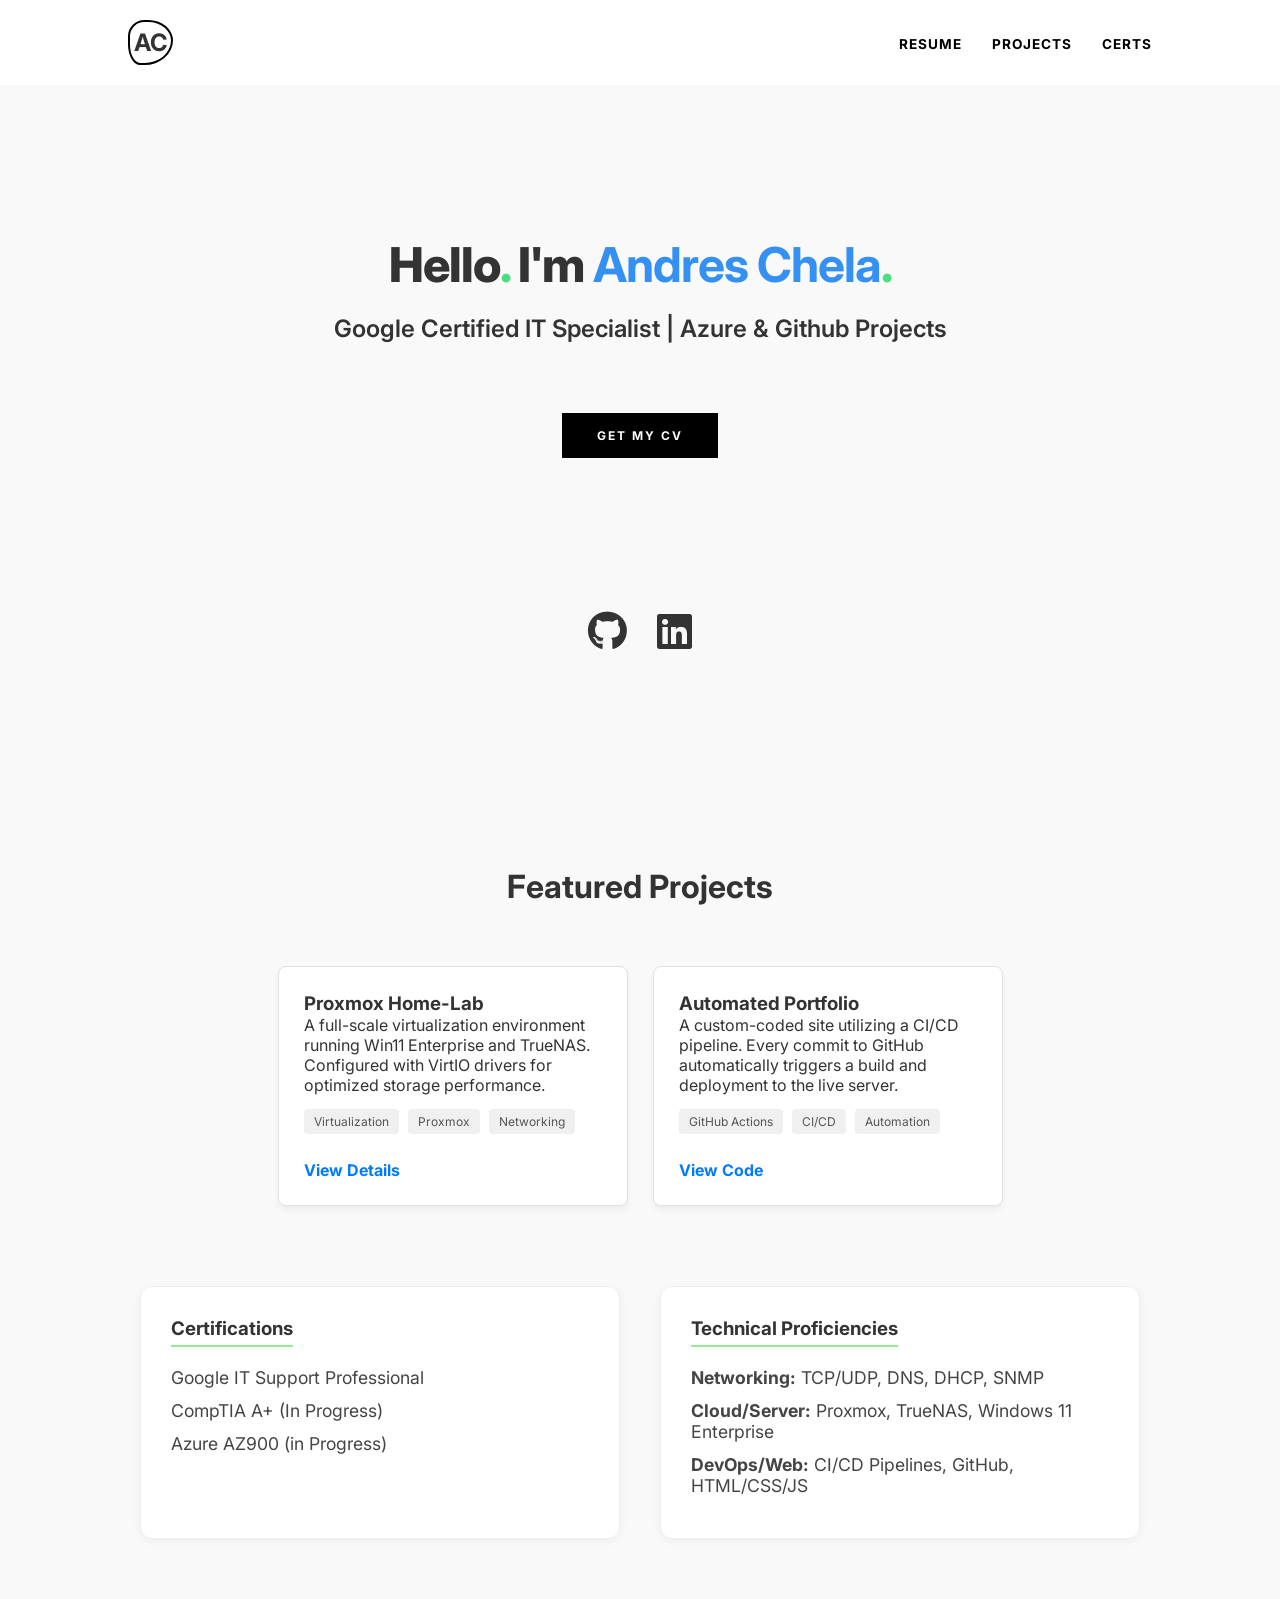
<file: index.html>
<!DOCTYPE html>
<html lang="en">
<head>
    <meta charset="UTF-8">
    <meta name="viewport" content="width=device-width, initial-scale=1.0">
    <title>Portfolio-Andres-Chela</title>
    <link rel="stylesheet" href="styles.css">
    
    <link href="https://fonts.googleapis.com/css2?family=Inter:wght@400;700&display=swap" rel="stylesheet">
</head>
<body>

    <header>
        <nav>
            <div class="logo">
                <div class="logo-circle">AC</div>
            </div>
            <ul class="nav-links">
                <li><a href="#">RESUME</a></li>
                <li><a href="#projects">PROJECTS</a></li>
                <li><a href="#skills">CERTS</a></li>
            </ul>
        </nav>
    </header>

 <main class="hero">
    <div class="hero-content">
        <h1>Hello<span class="dot">.</span> I'm <span class="name-highlight">Andres Chela</span><span class="dot">.</span></h1>
        <p>Google Certified IT Specialist | Azure & Github Projects</p>
        <a href="final resume.pdf" class="btn">GET MY CV</a>
    </div>
</main>
<link rel="stylesheet" href="https://cdnjs.cloudflare.com/ajax/libs/font-awesome/6.5.1/css/all.min.css">

<div class="social-container">
    <a href="https://github.com/AndresChela" target="_blank" class="social-icon">
        <i class="fa-brands fa-github"></i>
    </a>
    <a href="www.linkedin.com/in/andres-pc-a3a108407" target="_blank" class="social-icon">
        <i class="fa-brands fa-linkedin"></i>
    </a>
</div>
<section id="projects" class="projects-section">
    <h2 class="section-title">Featured Projects</h2>
    <div class="projects-container">
        
        <div class="project-card">
            <h3>Proxmox Home-Lab</h3>
            <p>A full-scale virtualization environment running Win11 Enterprise and TrueNAS. Configured with VirtIO drivers for optimized storage performance.</p>
            <div class="tags">
                <span>Virtualization</span>
                <span>Proxmox</span>
                <span>Networking</span>
            </div>
            <a href="proxmox-project.html" class="project-link">View Details</a>
        </div>

        <div class="project-card">
            <h3>Automated Portfolio</h3>
            <p>A custom-coded site utilizing a CI/CD pipeline. Every commit to GitHub automatically triggers a build and deployment to the live server.</p>
            <div class="tags">
                <span>GitHub Actions</span>
                <span>CI/CD</span>
                <span>Automation</span>
            </div>
            <a href="https://github.com/AndresChela/Portfolio-Project-Final" class="project-link">View Code</a>
        </div>

    </div>
</section>
<section id="skills" class="skills-section">
    <div class="skills-grid">
        <div class="skill-category">
            <h3>Certifications</h3>
            <ul>
                <li>Google IT Support Professional</li>
                <li>CompTIA A+ (In Progress)</li>
                <li>Azure AZ900 (in Progress)</li>
            </ul>
        </div>
        <div class="skill-category">
            <h3>Technical Proficiencies</h3>
            <ul>
                <li><strong>Networking:</strong> TCP/UDP, DNS, DHCP, SNMP</li>
                <li><strong>Cloud/Server:</strong> Proxmox, TrueNAS, Windows 11 Enterprise</li>
                <li><strong>DevOps/Web:</strong> CI/CD Pipelines, GitHub, HTML/CSS/JS</li>
            </ul>
        </div>
    </div>
</section>
</body>
</html>
</file>
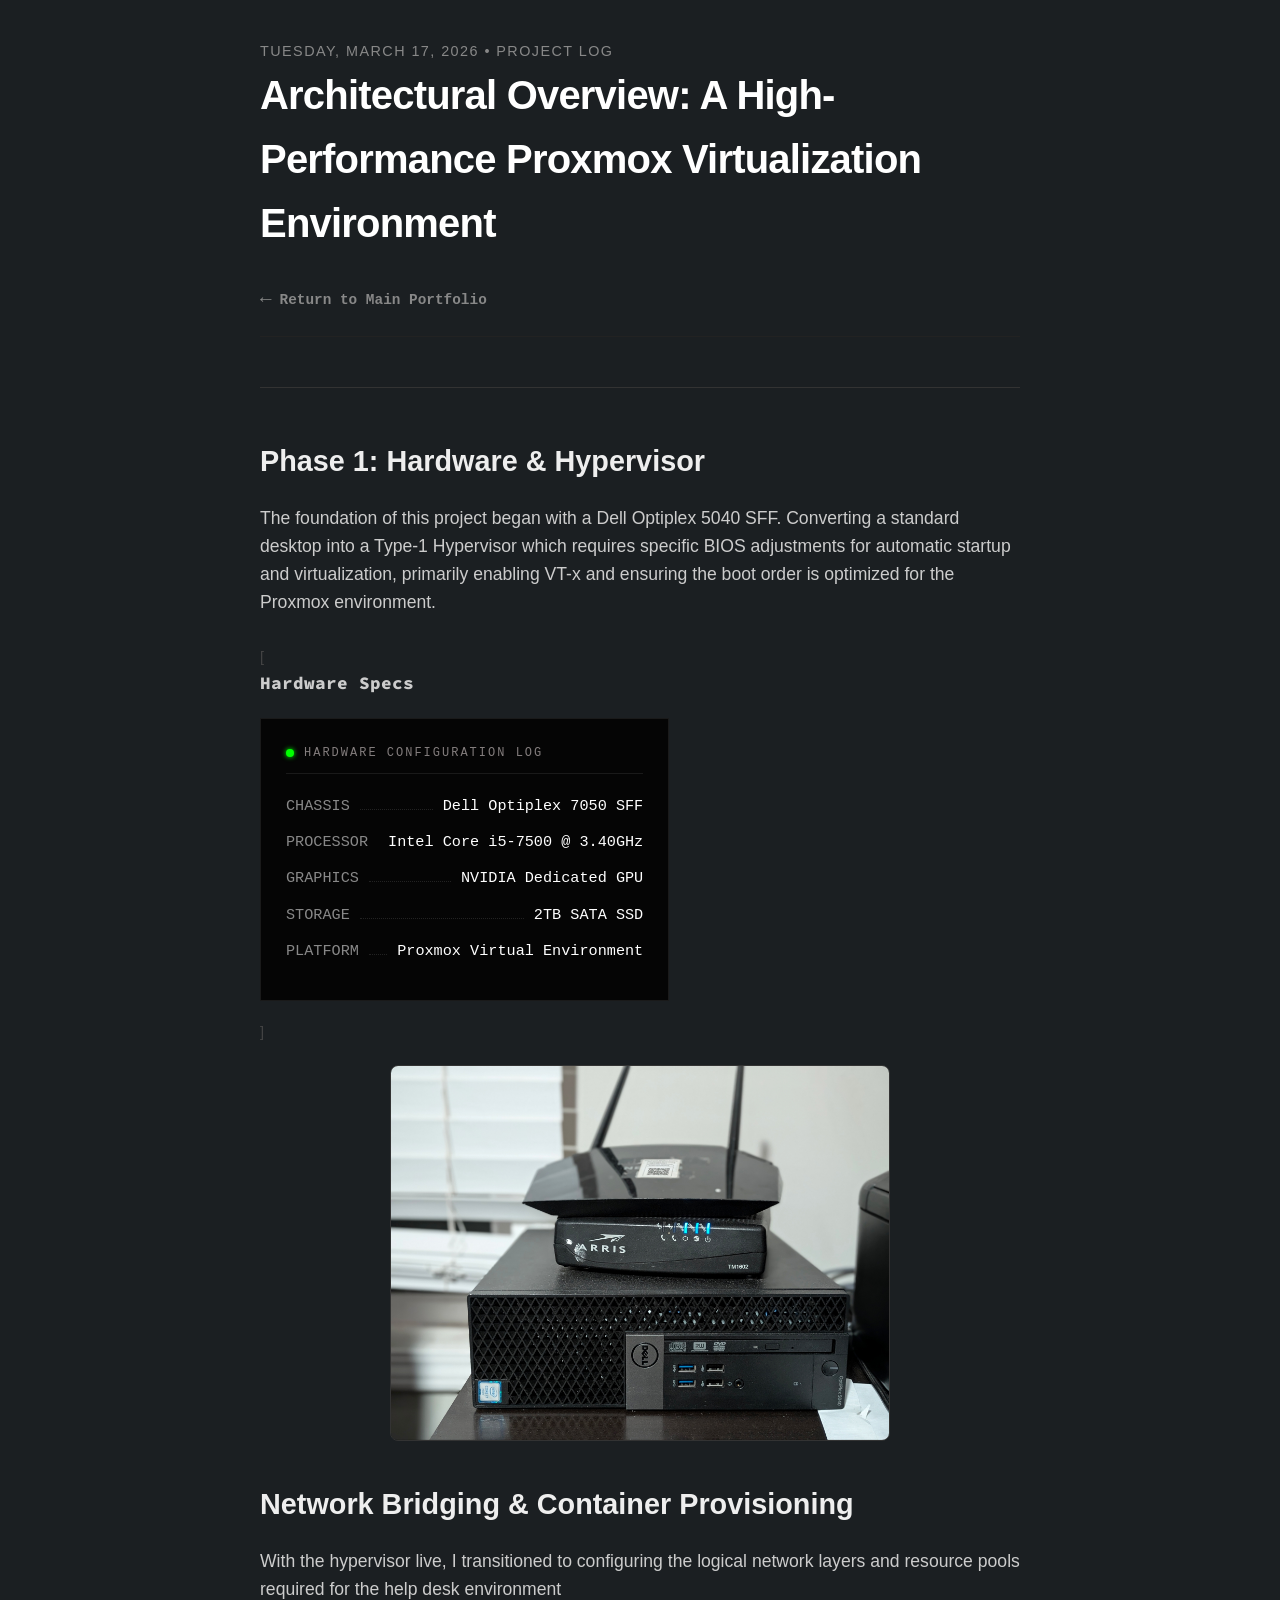
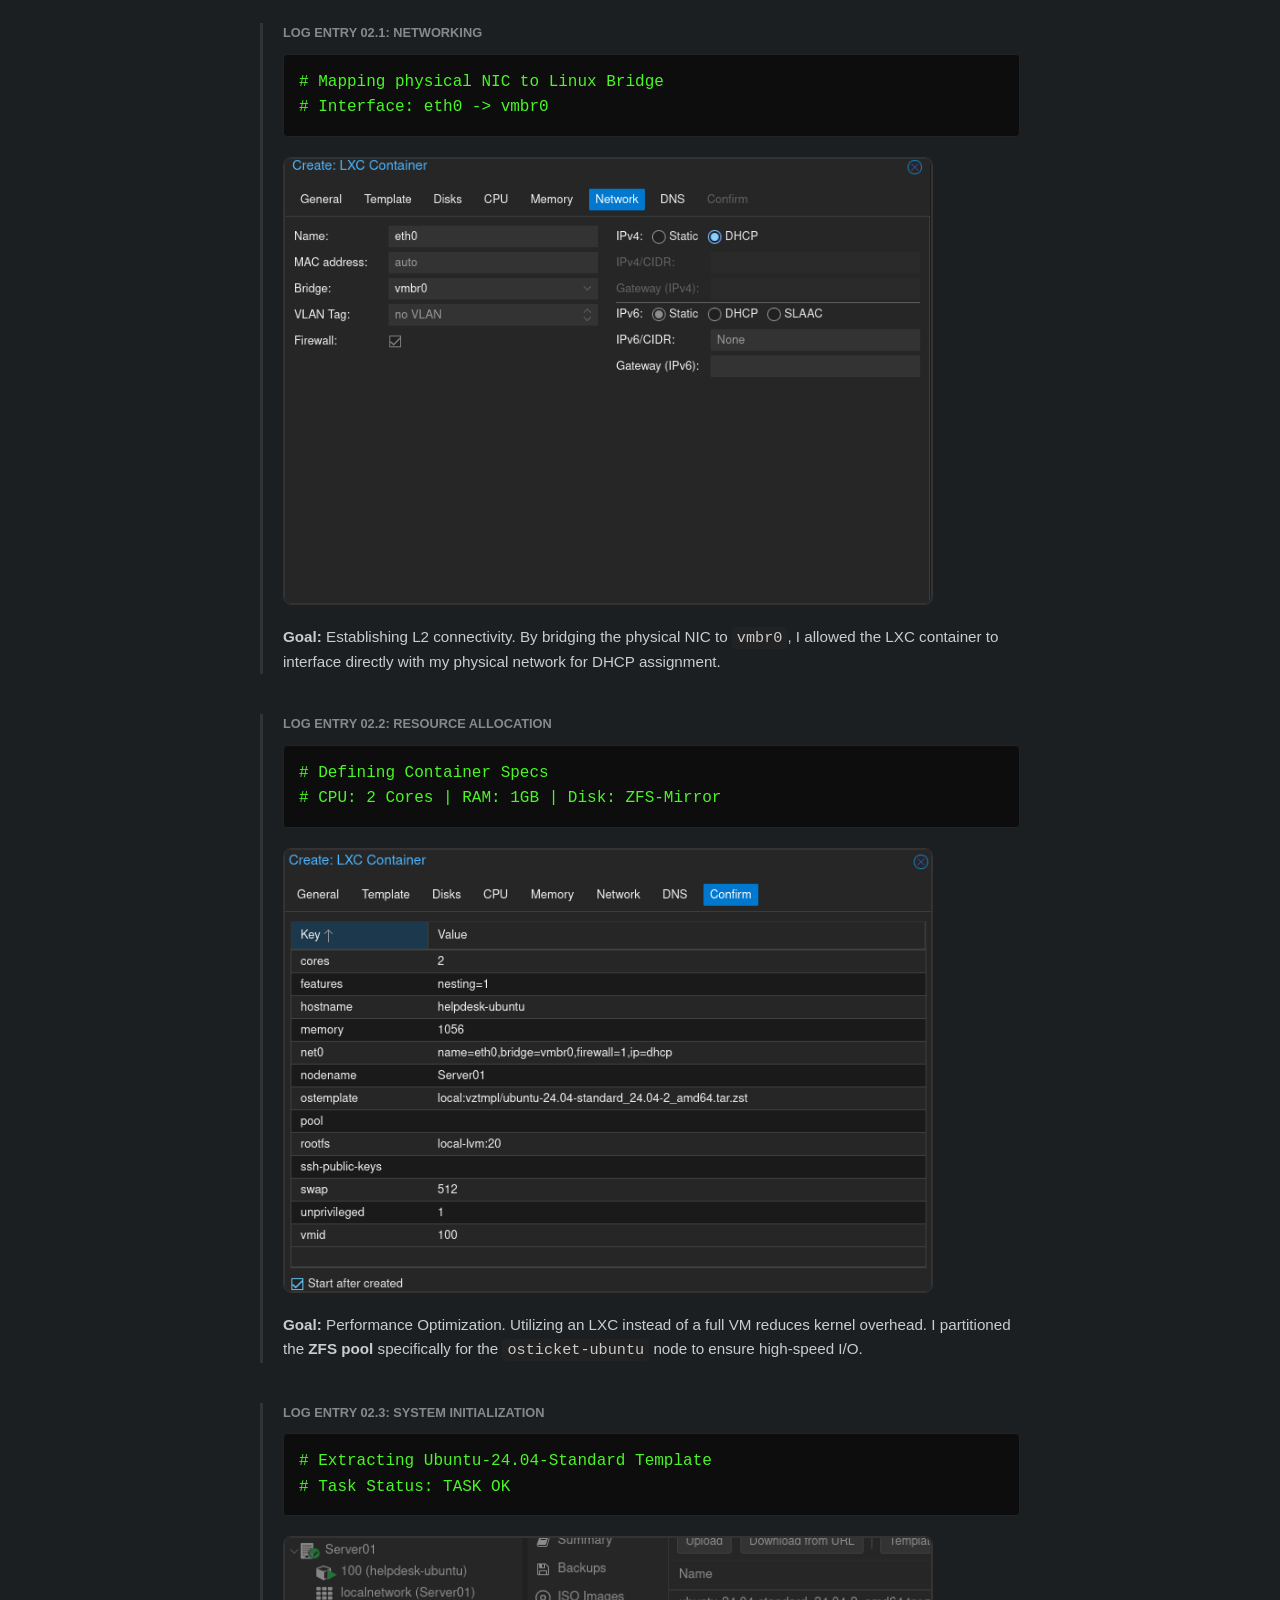
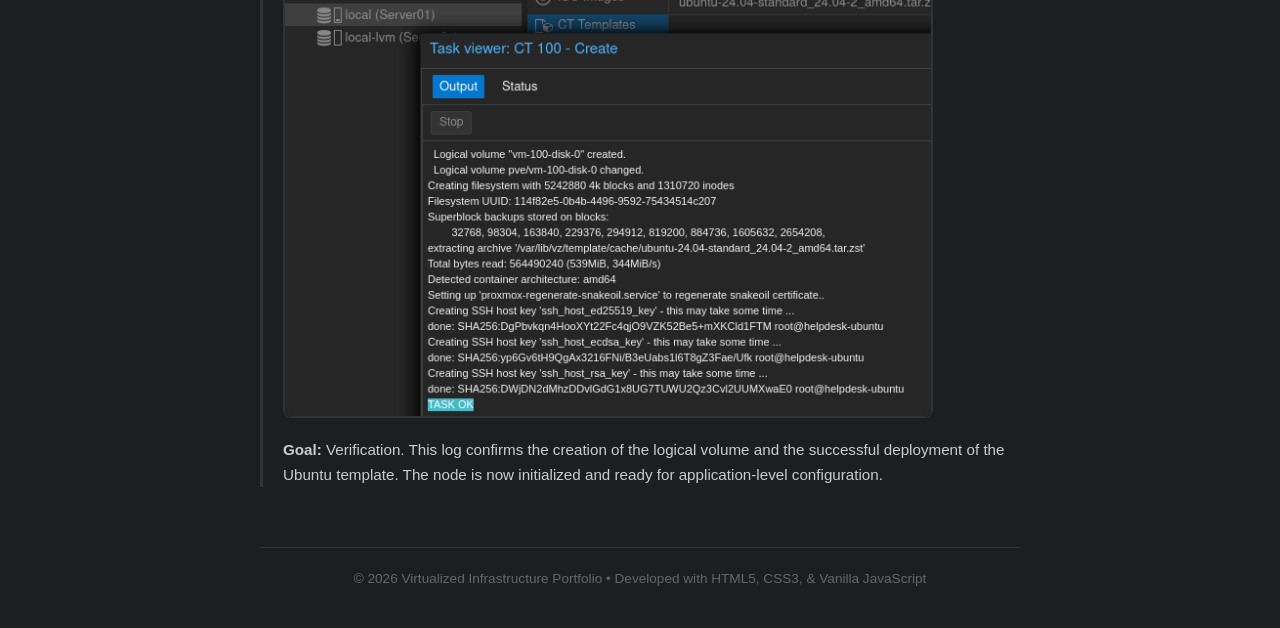
<file: proxmox-project.html>
<!DOCTYPE html>
<html lang="en">
<head>
    <meta charset="UTF-8">
    <meta name="viewport" content="width=device-width, initial-scale=1.0">
    <title>Document</title>
    <link rel="stylesheet" href="prox-project.css">
    <link rel="preconnect" href="https://fonts.googleapis.com">
<link rel="preconnect" href="https://fonts.gstatic.com" crossorigin>
<link href="https://fonts.googleapis.com/css2?family=Source+Code+Pro:ital,wght@0,200..900;1,200..900&display=swap" rel="stylesheet">
</head>
<body>
    <div class="container">
        <header>
            <div class="meta">Tuesday, March 17, 2026 • Project Log</div>
            <h1>Architectural Overview: A High-Performance Proxmox Virtualization Environment</h1>
            <nav class="top-nav">
    <a href="index.html" class="back-button">
        <span class="arrow">&larr;</span> Return to Main Portfolio
    </a>
</nav>
        </header>

        <section>
            <h2>Phase 1: Hardware & Hypervisor</h2>
            <p>
                The foundation of this project began with a Dell Optiplex 5040 SFF. 
                Converting a standard desktop into a Type-1 Hypervisor which
                 requires specific BIOS adjustments for automatic startup and virtualization, primarily enabling
                  VT-x and ensuring the boot order is optimized for the Proxmox environment. 
            </p>
            <div class="link-bracket">
                <p id="list-font">Hardware Specs</p>
                    <div class="system-report">
    <div class="report-header">
        <span class="status-indicator"></span>
        <span class="report-title">Hardware Configuration Log</span>
    </div>
    
    <div class="report-row">
        <span class="key">CHASSIS</span>
        <span class="dots"></span>
        <span class="value">Dell Optiplex 7050 SFF</span>
    </div>
    <div class="report-row">
        <span class="key">PROCESSOR</span>
        <span class="dots"></span>
        <span class="value">Intel Core i5-7500 @ 3.40GHz</span>
    </div>
    <div class="report-row">
        <span class="key">GRAPHICS</span>
        <span class="dots"></span>
        <span class="value">NVIDIA Dedicated GPU</span>
    </div>
    <div class="report-row">
        <span class="key">STORAGE</span>
        <span class="dots"></span>
        <span class="value">2TB SATA SSD</span>
    </div>
    <div class="report-row">
        <span class="key">PLATFORM</span>
        <span class="dots"></span>
        <span class="value">Proxmox Virtual Environment</span>
    </div>
</div>

            </div>
            <div class="photo-container">
    <img src="photo-1.jpg" alt="Hardware Setup" class="responsive-img">
</div>
        </section>

        <section>
            <h2>Network Bridging & Container Provisioning</h2>
            <p>
                With the hypervisor live, I transitioned to configuring the logical network layers and resource pools required for the help desk environment
            </p>
            <!-- Step 1 -->
    <div class="log-entry">
        <div class="log-label">LOG ENTRY 02.1: NETWORKING</div>
        <div class="command-box">
            # Mapping physical NIC to Linux Bridge<br>
            # Interface: eth0 -> vmbr0
        </div>
        <div class="image-container">
    <img src="LXC-setup.png" 
         alt="Proxmox LXC Networking Configuration showing vmbr0 bridge" 
         class="responsive-img" 
         loading="lazy">
</div>
        <div class="log-desc">
            <strong>Goal:</strong> Establishing L2 connectivity. By bridging the physical NIC to <code>vmbr0</code>, I allowed the LXC container to interface directly with my physical network for DHCP assignment.
        </div>
    </div>

    <!-- Step 2 -->
    <div class="log-entry">
        <div class="log-label">LOG ENTRY 02.2: RESOURCE ALLOCATION</div>
        <div class="command-box">
            # Defining Container Specs<br>
            # CPU: 2 Cores | RAM: 1GB | Disk: ZFS-Mirror
        </div>
        <div class="image-container">
    <img src="ct install specs.png" 
         alt="Proxmox LXC Container creation confirmation showing CPU cores and memory allocation" 
         class="responsive-img" 
         loading="lazy">
</div>
        <div class="log-desc">
            <strong>Goal:</strong> Performance Optimization. Utilizing an LXC instead of a full VM reduces kernel overhead. I partitioned the <strong>ZFS pool</strong> specifically for the <code>osticket-ubuntu</code> node to ensure high-speed I/O.
        </div>
    </div>

    <!-- Step 3 -->
    <div class="log-entry">
        <div class="log-label">LOG ENTRY 02.3: SYSTEM INITIALIZATION</div>
        <div class="command-box">
            # Extracting Ubuntu-24.04-Standard Template<br>
            # Task Status: TASK OK
        </div>
        <div class="image-container">
    <img src="created new ct.png" 
         alt="Proxmox task viewer showing successful LXC container creation and TASK OK status" 
         class="responsive-img" 
         loading="lazy">
</div>
        <div class="log-desc">
            <strong>Goal:</strong> Verification. This log confirms the creation of the logical volume and the successful deployment of the Ubuntu template. The node is now initialized and ready for application-level configuration.
        </div>
    </div>
        </section>

        <footer>
            &copy; 2026 Virtualized Infrastructure Portfolio • Developed with HTML5, CSS3, & Vanilla JavaScript
        </footer>
    </div>
</body>
</html>
</file>
<file: styles.css>
/* General Reset */
* {
    margin: 0;
    padding: 0;
    box-sizing: border-box;
}
html {
    scroll-behavior: smooth;
}
body {
    font-family: 'Inter', sans-serif;
    background-color: #f9f9f9; /* Off-white background from image */
    color: #333;
}

/* Header & Navigation */
header {
    background-color: #ffffff;
    padding: 20px 10%;
    display: flex;
    justify-content: center;
}

nav {
    width: 100%;
    max-width: 1200px;
    display: flex;
    justify-content: space-between;
    align-items: center;
}

.logo-circle {
    width: 45px;
    height: 45px;
    border: 2px solid #000;
    border-radius: 40% 60% 70% 30% / 40% 50% 60% 50%; /* Organic shape */
    display: flex;
    align-items: center;
    justify-content: center;
    font-weight: 700;
    font-size: 1.5rem;
}

.nav-links {
    list-style: none;
    display: flex;
    gap: 30px;
}

.nav-links a {
    text-decoration: none;
    color: #000;
    font-weight: 700;
    font-size: 0.85rem;
    letter-spacing: 1px;
}

/* Hero Section */
.hero {
    height: 58vh;
    display: flex;
    align-items: center;
    justify-content: center;
    text-align: center;
}

.hero-content h1 {
    font-size: 3rem;
    font-weight: 800;
    margin-bottom: 20px;
    letter-spacing: -1px;
}

.dot {
    color: #4ade80; /* The teal/green accent color */
}

.hero-content p {
    font-size: 1.5rem;
    font-weight: 600;
    color: #333;
    margin-bottom: 70px;
}
.name-highlight {
    color: #3490f3; /* This is a professional "Google" blue */
    font-weight: bold; /* Optional: makes the name pop more */
}

/* Button */
.btn {
    display: inline-block;
    background-color: #000;
    color: #fff;
    padding: 15px 35px;
    text-decoration: none;
    font-size: 0.75rem;
    font-weight: 700;
    letter-spacing: 2px;
    transition: opacity 0.3s ease;
}

.btn:hover {
    opacity: 0.8;
}
/* Social Media Icons */

.social-container {
    display: flex;             /* Enables Flexbox */
    justify-content: center;   /* Centers horizontally */
    align-items: center;       /* Centers vertically */
    gap: 30px;                /* Space between icons */
    
}

.social-icon {
    font-size: 40px;           /* Size of the icons */
    color: #333;               /* Initial dark color */
    text-decoration: none;
    transition: color 0.3s ease; /* Smooth color change */
}

.social-icon:hover {
    color: #90ee90;            /* Light green on hover */
}

/* Section2 */

/* Section Title */
.section-title {
    text-align: center;
    margin-bottom: 40px;
    margin-top: 211px;
        font-family: 'Inter', sans-serif;
    font-size: 2rem;
}

/* Flexbox Container */
.projects-container {
    display: flex;
    justify-content: center;
    flex-wrap: wrap; /* Allows cards to stack on mobile */
    gap: 25px;       /* Space between cards */
    padding: 20px;
}

/* The Project Cards */
.project-card {
    background: #ffffff;
    border: 1px solid #e0e0e0;
    padding: 25px;
    width: 350px;
    
    /* Slightly curved edges */
    border-radius: 8px; 
    
    /* Subtle shadow to make them pop */
    box-shadow: 0 4px 6px rgba(0,0,0,0.05);
    transition: transform 0.2s ease;
}

.project-card:hover {
    transform: translateY(-5px); /* Moves up slightly on hover */
}

/* Tags Styling */
.tags {
    margin: 15px 0;
}

.tags span {
    background: #f0f0f0;
    color: #555;
    font-size: 12px;
    padding: 5px 10px;
    border-radius: 4px;
    margin-right: 5px;
}

/* Link Styling */
.project-link {
    display: inline-block;
    margin-top: 15px;
    color: #007bff;
    text-decoration: none;
    font-weight: bold;
}

/* Skills Section Styling */
.skills-section {
    padding: 60px 20px;
    background-color: #f9f9f9; /* Subtle contrast from the projects section */
}

.skills-grid {
    display: flex;
    justify-content: center;
    flex-wrap: wrap;
    gap: 40px;
    max-width: 1000px;
    margin: 0 auto;
}

.skill-category {
    flex: 1;
    min-width: 300px;
    background: white;
    padding: 30px;
    border-radius: 12px; /* Matching the slight curve */
    box-shadow: 0 2px 10px rgba(0,0,0,0.05);
    border: 1px solid #eee;
}

.skill-category h3 {
    margin-top: 0;
    color: #333;
    border-bottom: 2px solid #90ee90; /* That light green for consistency */
    display: inline-block;
    padding-bottom: 5px;
    margin-bottom: 20px;
}

/* List styling */
.skill-category ul {
    list-style: none;
    padding: 0;
}

.skill-category li {
    margin-bottom: 12px;
    font-size: 1.1rem;
    color: #444;
}

/* Contact Footer Styling */
.contact-footer {
    text-align: center;
    padding: 80px 20px;
    background: #2d3436; /* Dark background for a strong finish */
    color: white;
}

.contact-footer .btn {
    background-color: #90ee90; /* Your light green theme */
    color: #2d3436;
    padding: 15px 40px;
    font-weight: bold;
    border-radius: 30px; /* Fully rounded button for contrast */
    text-decoration: none;
    display: inline-block;
    margin-top: 20px;
    transition: 0.3s;
}

.contact-footer .btn:hover {
    background-color: #76c776;
    transform: scale(1.05);
}
</file>
<file: prox-project.css>
/* Base Reset */
* {
    box-sizing: border-box;
    margin: 0;
    padding: 0;
}
.top-nav {
    padding: 20px 0;
    margin-bottom: 30px;
    font-weight: 800;
}

.back-button {
    display: inline-flex;
    align-items: center;
    text-decoration: none;
    color: #888; /* Subtle gray */
    font-family: 'Courier New', monospace;
    font-size: 0.9rem;
    transition: color 0.3s ease;
}

.back-button .arrow {
    margin-right: 8px;
    font-size: 1.2rem;
}

.back-button:hover {
    color: #4af626; /* Terminal green on hover */
}

/* Optional: Add a subtle border bottom to separate the nav from your Phase 2 content */
.top-nav {
    border-bottom: 1px solid #222;
}

/* Entire background is set to black */
body {
        background-color: #1B1F22;
    color: #ffffff;
    font-family: 'Segoe UI', Roboto, Helvetica, Arial, sans-serif;
    line-height: 1.6;
}
#list-font {
    font-family: Source Code Pro, monospace;
    font-weight: 800;

}
                    .system-report {
    background-color: #050505; /* Slightly offset from pure black */
    border: 1px solid #1a1a1a;
    padding: 25px;
    font-family: 'Courier New', Courier, monospace;
    max-width: 600px;
    margin: 20px auto;
}

.report-header {
    display: flex;
    align-items: center;
    margin-bottom: 20px;
    border-bottom: 1px solid #1a1a1a;
    padding-bottom: 10px;
}

.status-indicator {
    width: 8px;
    height: 8px;
    background-color: #00ff00; /* Power-on green */
    border-radius: 50%;
    margin-right: 10px;
    box-shadow: 0 0 5px #00ff00;
}

.report-title {
    font-size: 0.75rem;
    color: #837d7d;
    text-transform: uppercase;
    letter-spacing: 2px;
}

.report-row {
    display: flex;
    align-items: baseline;
    margin-bottom: 12px;
    font-size: 0.95rem;
}

.key {
    color: #888;
    flex-shrink: 0;
}

.dots {
    flex-grow: 1;
    border-bottom: 1px dotted #222;
    margin: 0 10px;
}

.value {
    color: #ffffff;
    text-align: right;
    flex-shrink: 0;
}

/* Subtle hover effect to make it feel interactive */
.report-row:hover .value {
    color: #00ff00;
    transition: color 0.2s ease;
}
/* Container pulls content to the center */
.container {
    max-width: 800px;
    margin: 0 auto;
    padding: 40px 20px;
}

header {
    margin-bottom: 50px;
    border-bottom: 1px solid #333;
    padding-bottom: 20px;
}

h1 {
    font-size: 2.5rem;
    font-weight: 700;
    margin-bottom: 10px;
    letter-spacing: -0.02em;
}

.meta {
    font-size: 0.9rem;
    color: #888;
    text-transform: uppercase;
    letter-spacing: 0.1em;
}

section {
    margin-bottom: 40px;
}

h2 {
    font-size: 1.8rem;
    margin-bottom: 20px;
    color: #eeeeee;
}

p {
    margin-bottom: 20px;
    font-size: 1.1rem;
    color: #cccccc;
}

/* Photo Gallery Placeholder */
.gallery-placeholder {
    background-color: #1a1a1a;
    border: 1px dashed #444;
    height: 300px;
    display: block;
    margin: 30px 0;
    position: relative;
}

.gallery-placeholder::after {
    content: "[ IMAGE GALLERY PLACEHOLDER ]";
    position: absolute;
    top: 50%;
    left: 50%;
    transform: translate(-50%, -50%);
    color: #555;
    font-weight: bold;
}

/* Subtle Links in Brackets */
.link-bracket {
    display: inline-block;
    margin-top: 10px;
    font-size: 0.9rem;
}

.link-bracket a {
    color: #888;
    text-decoration: none;
    transition: color 0.3s ease;
}

.link-bracket a:hover {
    color: #ffffff;
}

.link-bracket::before {
    content: "[ ";
    color: #444;
}

.link-bracket::after {
    content: " ]";
    color: #444;
}

footer {
    margin-top: 60px;
    padding-top: 20px;
    border-top: 1px solid #333;
    text-align: center;
    font-size: 0.85rem;
    color: #666;
}
/* Responsive Image */
.photo-container {
    width: 100%;       /* Takes up the width of its parent */
    max-width: 500px;  /* Limits the size so it doesn't get too big */
    margin: 20px auto; /* Centers the container */
}

.responsive-img {
    width: 80%;       /* Forces the image to fill the 500px container */
    height: auto;      /* Automatically calculates the height to keep it 4:3 */
    display: block;    /* Removes extra spacing at the bottom */
    border: 1px solid #333; 
    border-radius: 8px; /* This is a subtle, professional curve */
}
/* Container for each step */
.log-entry {
    margin-bottom: 40px;
    border-left: 3px solid #333;
    padding-left: 20px;
}

/* Header for each log */
.log-label {
    font-weight: bold;
    font-size: 0.8rem;
    color: #888;
    margin-bottom: 10px;
}

/* Terminal-style command box */
.command-box {
    background-color: #0d0d0d;
    color: #4af626; /* Matrix/Terminal Green */
    font-family: 'Courier New', monospace;
    padding: 15px;
    border-radius: 4px;
    margin-bottom: 15px;
    border: 1px solid #222;
}

/* Placeholder for your PNGs */
.placeholder-image {
    background-color: #1a1a1a;
    color: #fff;
    border: 2px dashed #444;
    height: 300px; /* Adjust based on your 4:3 preference */
    display: flex;
    align-items: center;
    justify-content: center;
    border-radius: 8px; /* Your requested curve */
    margin-bottom: 15px;
}

/* Description text */
.log-desc {
    font-size: 0.95rem;
    line-height: 1.6;
    color: #ccc;
}

.log-desc code {
    background: #222;
    padding: 2px 5px;
    border-radius: 3px;
}

.image-container {
    width: 100%;
    max-width: 650px; /* Optimal width for reading Proxmox settings */
    margin: 20px 0;
    border: 1px solid #333;
    border-radius: 8px; /* Professional curve */
    overflow: hidden;
}

.responsive-img {
    width: 100%;
    height: auto;
    display: block;
    /* Improves clarity for text-heavy screenshots */
    image-rendering: -webkit-optimize-contrast; 
}
/* Responsive Adjustments for Mobile */
@media (max-width: 600px) {
    h1 { font-size: 2rem; }
    .container { padding: 20px 15px; }
    p { font-size: 1rem; }
}
</file>
